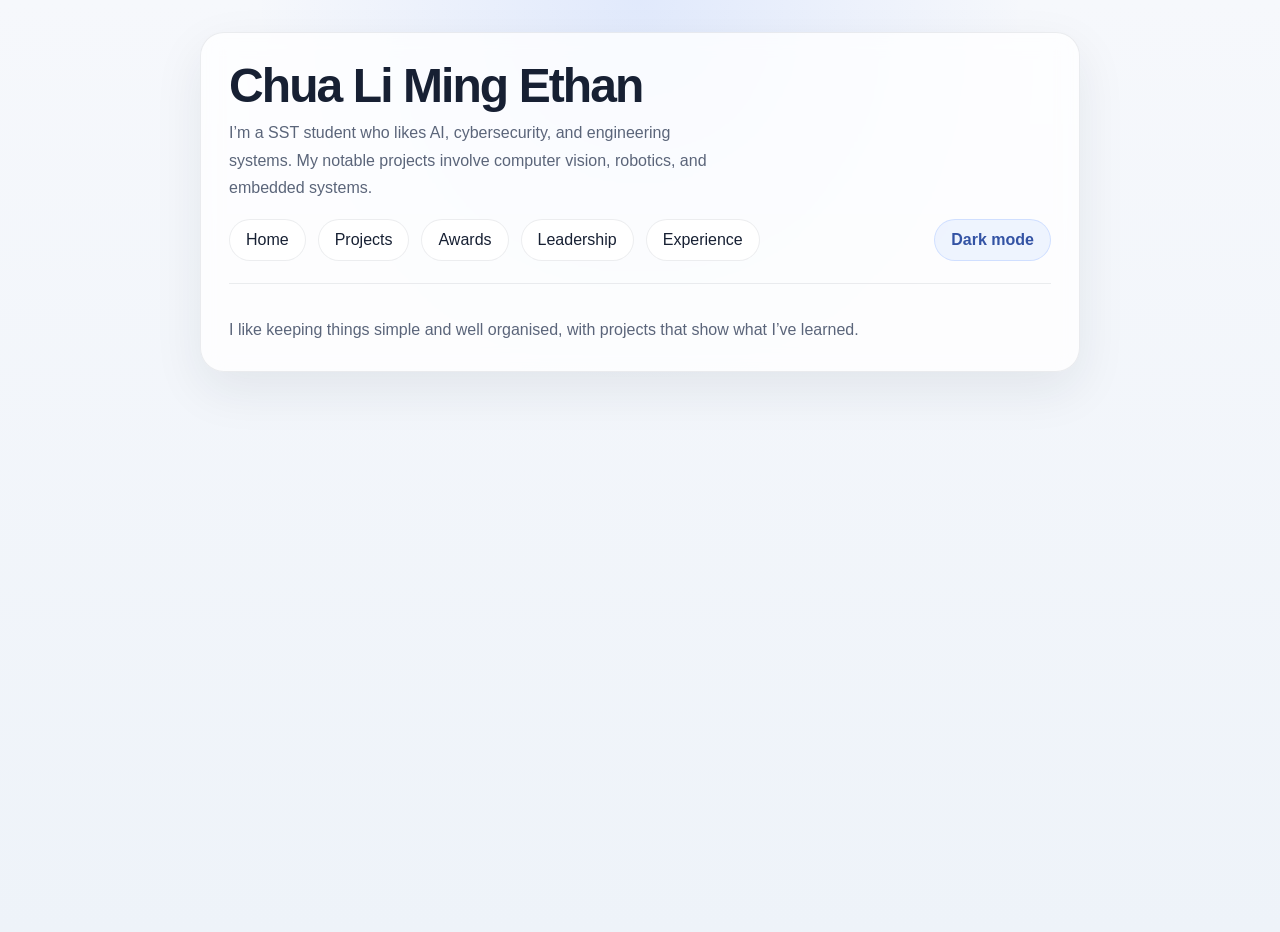
<file: index.html>
<!DOCTYPE html>
<html>
<head>
  <meta charset="utf-8">
  <meta name="viewport" content="width=device-width, initial-scale=1">
  <title>Ethan Portfolio</title>
  <link rel="stylesheet" href="style.css">
</head>

<body>
  <div class="container">

    <header class="site-header">
      <div class="brand">
        <h1>Chua Li Ming Ethan</h1>
        <p>
          I’m a SST student who likes AI, cybersecurity, and engineering systems.
          My notable projects involve computer vision, robotics, and embedded systems.
        </p>
      </div>

      <div class="header-tools">
        <nav class="nav-links" aria-label="Primary">
          <a href="index.html">Home</a>
          <a href="projects.html">Projects</a>
          <a href="achievements.html">Awards</a>
          <a href="leadership.html">Leadership</a>
          <a href="experience.html">Experience</a>
        </nav>

        <button class="theme-toggle" type="button" data-theme-toggle>Dark mode</button>
      </div>
    </header>

    <div class="hero">
      <p>
        I like keeping things simple and well organised, with projects that show what I’ve learned.
      </p>
    </div>

  </div>
  <script src="script.js"></script>
</body>
</html>
</file>
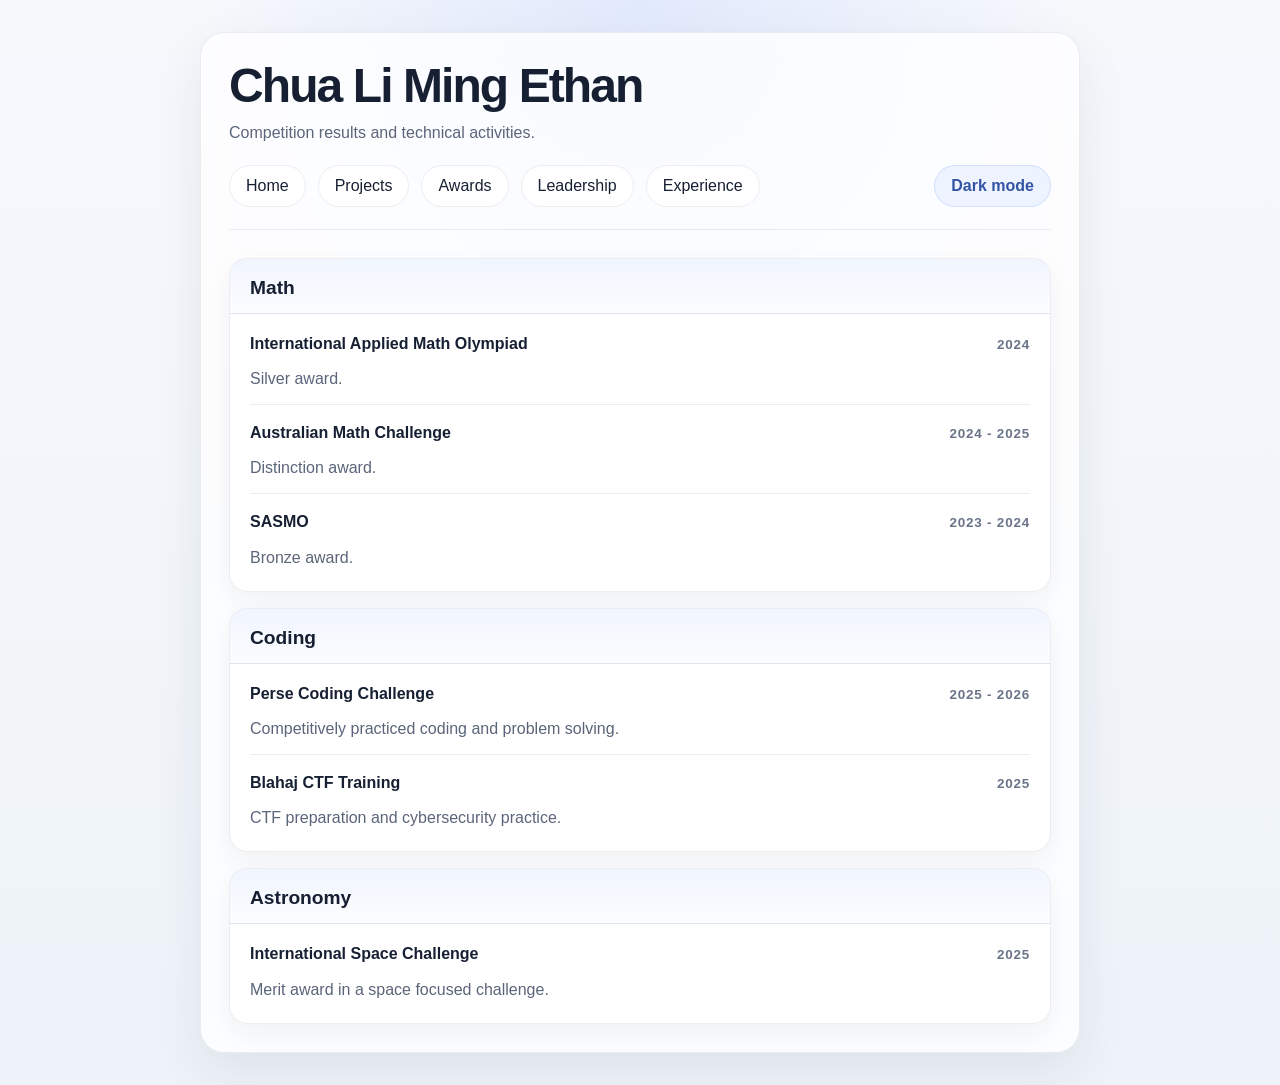
<file: achievements.html>
<!DOCTYPE html>
<html>
<head>
  <meta charset="utf-8">
  <meta name="viewport" content="width=device-width, initial-scale=1">
  <title>Highlights</title>
  <link rel="stylesheet" href="style.css">
</head>

<body>
  <div class="container">

    <header class="site-header">
      <div class="brand">
        <h1>Chua Li Ming Ethan</h1>
        <p>Competition results and technical activities.</p>
      </div>

      <div class="header-tools">
        <nav class="nav-links" aria-label="Primary">
          <a href="index.html">Home</a>
          <a href="projects.html">Projects</a>
          <a href="achievements.html">Awards</a>
          <a href="leadership.html">Leadership</a>
          <a href="experience.html">Experience</a>
        </nav>

        <button class="theme-toggle" type="button" data-theme-toggle>Dark mode</button>
      </div>
    </header>

    <div class="card-grid achievement-groups">
      <section class="card">
        <h3>Math</h3>
        <div class="achievement-list">
          <article class="achievement-item">
            <div class="achievement-head">
              <p class="achievement-title">International Applied Math Olympiad</p>
              <span class="achievement-year">2024</span>
            </div>
            <p class="achievement-desc">Silver award.</p>
          </article>

          <article class="achievement-item">
            <div class="achievement-head">
              <p class="achievement-title">Australian Math Challenge</p>
              <span class="achievement-year">2024 - 2025</span>
            </div>
            <p class="achievement-desc">Distinction award.</p>
          </article>

          <article class="achievement-item">
            <div class="achievement-head">
              <p class="achievement-title">SASMO</p>
              <span class="achievement-year">2023 - 2024</span>
            </div>
            <p class="achievement-desc">Bronze award.</p>
          </article>
        </div>
      </section>

      <section class="card">
        <h3>Coding</h3>
        <div class="achievement-list">
          <article class="achievement-item">
            <div class="achievement-head">
              <p class="achievement-title">Perse Coding Challenge</p>
              <span class="achievement-year">2025 - 2026</span>
            </div>
            <p class="achievement-desc">Competitively practiced coding and problem solving.</p>
          </article>

          <article class="achievement-item">
            <div class="achievement-head">
              <p class="achievement-title">Blahaj CTF Training</p>
              <span class="achievement-year">2025</span>
            </div>
            <p class="achievement-desc">CTF preparation and cybersecurity practice.</p>
          </article>
        </div>
      </section>

      <section class="card">
        <h3>Astronomy</h3>
        <div class="achievement-list">
          <article class="achievement-item">
            <div class="achievement-head">
              <p class="achievement-title">International Space Challenge</p>
              <span class="achievement-year">2025</span>
            </div>
            <p class="achievement-desc">Merit award in a space focused challenge.</p>
          </article>
        </div>
      </section>
    </div>

  </div>
  <script src="script.js"></script>

</body>
</html>
</file>
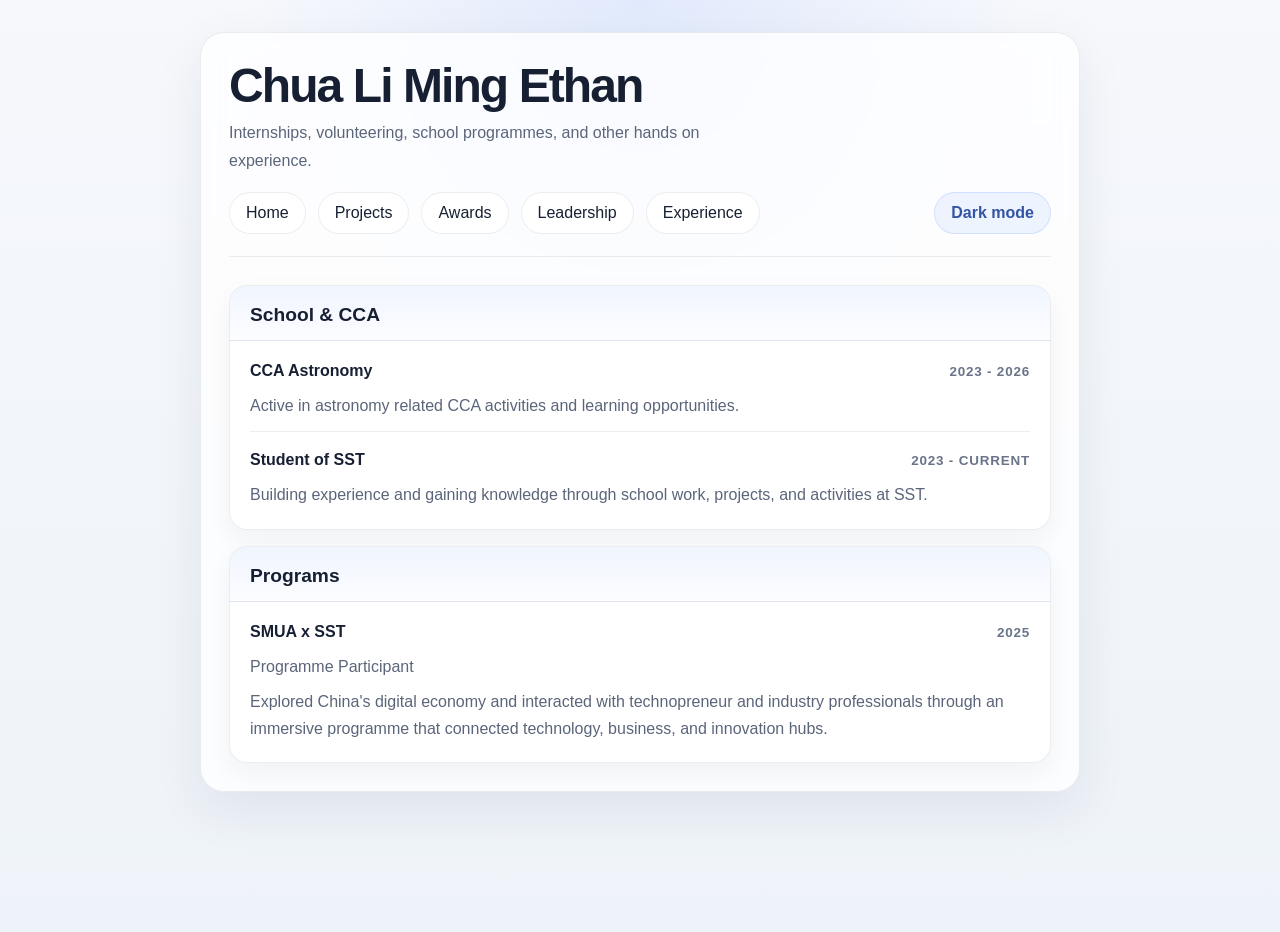
<file: experience.html>
<!DOCTYPE html>
<html>
<head>
  <meta charset="utf-8">
  <meta name="viewport" content="width=device-width, initial-scale=1">
  <title>Experience</title>
  <link rel="stylesheet" href="style.css">
</head>

<body>
  <div class="container">

    <header class="site-header">
      <div class="brand">
        <h1>Chua Li Ming Ethan</h1>
        <p>Internships, volunteering, school programmes, and other hands on experience.</p>
      </div>

      <div class="header-tools">
        <nav class="nav-links" aria-label="Primary">
          <a href="index.html">Home</a>
          <a href="projects.html">Projects</a>
          <a href="achievements.html">Awards</a>
          <a href="leadership.html">Leadership</a>
          <a href="experience.html">Experience</a>
        </nav>

        <button class="theme-toggle" type="button" data-theme-toggle>Dark mode</button>
      </div>
    </header>

    <div class="card-grid achievement-groups">
      <section class="card">
        <h3>School & CCA</h3>
        <div class="achievement-list">
          <article class="achievement-item">
            <div class="achievement-head">
              <p class="achievement-title">CCA Astronomy</p>
              <span class="achievement-year">2023 - 2026</span>
            </div>
            <p class="achievement-desc">Active in astronomy related CCA activities and learning opportunities.</p>
          </article>

          <article class="achievement-item">
            <div class="achievement-head">
              <p class="achievement-title">Student of SST</p>
              <span class="achievement-year">2023 - Current</span>
            </div>
            <p class="achievement-desc">Building experience and gaining knowledge through school work, projects, and activities at SST.</p>
          </article>
        </div>
      </section>

      <section class="card">
        <h3>Programs</h3>
        <div class="achievement-list">
          <article class="achievement-item">
            <div class="achievement-head">
              <p class="achievement-title">SMUA x SST</p>
              <span class="achievement-year">2025</span>
            </div>
            <p class="achievement-desc">Programme Participant</p>
            <p class="achievement-desc">Explored China&#39;s digital economy and interacted with technopreneur and industry professionals through an immersive programme that connected technology, business, and innovation hubs.</p>
          </article>
        </div>
      </section>
    </div>

  </div>
  <script src="script.js"></script>
</body>
</html>
</file>
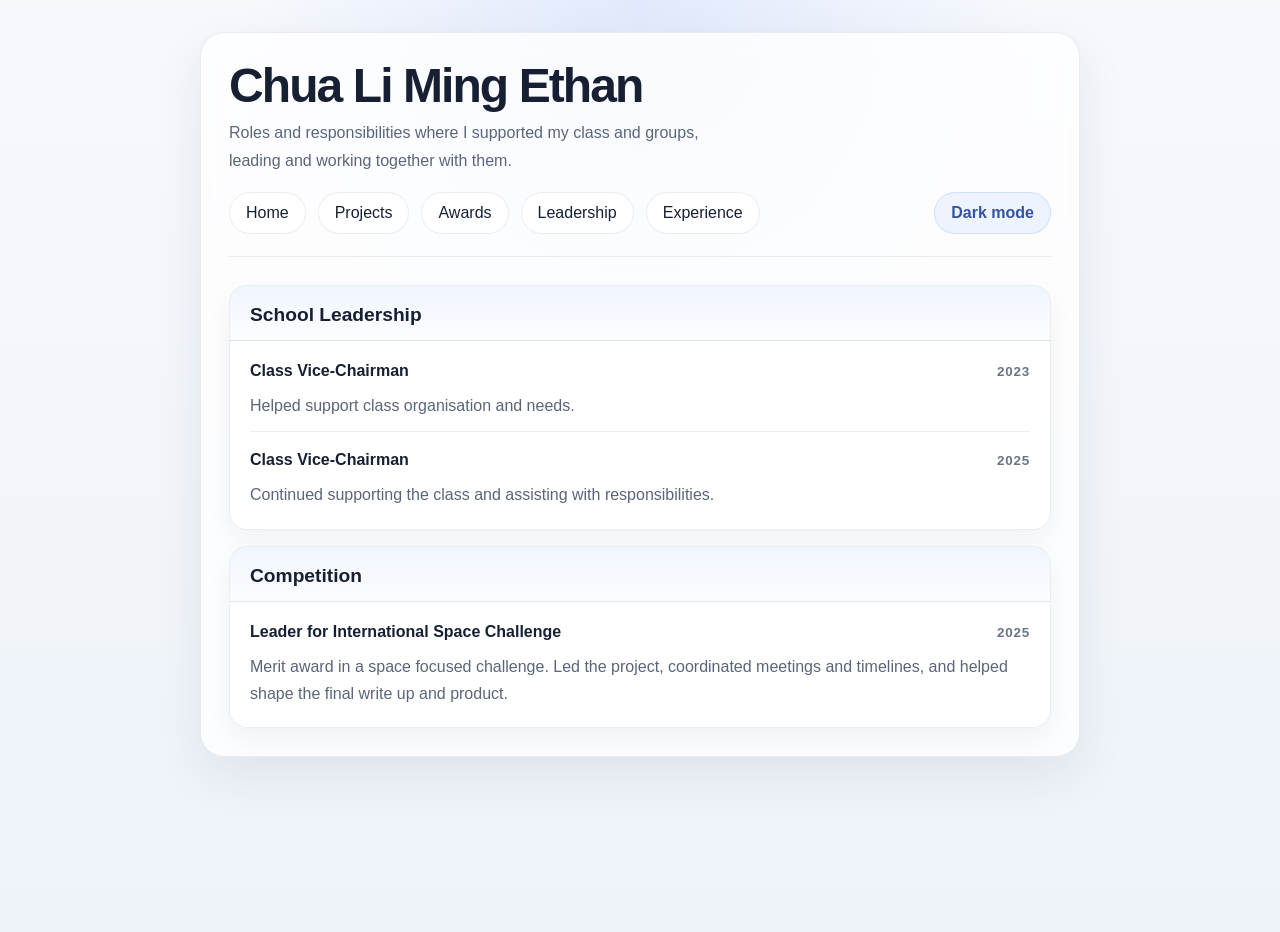
<file: leadership.html>
<!DOCTYPE html>
<html>
<head>
  <meta charset="utf-8">
  <meta name="viewport" content="width=device-width, initial-scale=1">
  <title>Leadership</title>
  <link rel="stylesheet" href="style.css">
</head>

<body>
  <div class="container">

    <header class="site-header">
      <div class="brand">
        <h1>Chua Li Ming Ethan</h1>
        <p>Roles and responsibilities where I supported my class and groups, leading and working together with them.</p>
      </div>

      <div class="header-tools">
        <nav class="nav-links" aria-label="Primary">
          <a href="index.html">Home</a>
          <a href="projects.html">Projects</a>
          <a href="achievements.html">Awards</a>
          <a href="leadership.html">Leadership</a>
          <a href="experience.html">Experience</a>
        </nav>

        <button class="theme-toggle" type="button" data-theme-toggle>Dark mode</button>
      </div>
    </header>

    <div class="card-grid achievement-groups">
      <section class="card">
        <h3>School Leadership</h3>
        <div class="achievement-list">
          <article class="achievement-item">
            <div class="achievement-head">
              <p class="achievement-title">Class Vice-Chairman</p>
              <span class="achievement-year">2023</span>
            </div>
            <p class="achievement-desc">Helped support class organisation and needs.</p>
          </article>

          <article class="achievement-item">
            <div class="achievement-head">
              <p class="achievement-title">Class Vice-Chairman</p>
              <span class="achievement-year">2025</span>
            </div>
            <p class="achievement-desc">Continued supporting the class and assisting with responsibilities.</p>
          </article>
        </div>
      </section>

      <section class="card">
        <h3>Competition</h3>
        <div class="achievement-list">
          <article class="achievement-item">
            <div class="achievement-head">
              <p class="achievement-title">Leader for International Space Challenge</p>
              <span class="achievement-year">2025</span>
            </div>
            <p class="achievement-desc">Merit award in a space focused challenge. Led the project, coordinated meetings and timelines, and helped shape the final write up and product.</p>
          </article>
        </div>
      </section>
    </div>

  </div>
  <script src="script.js"></script>
</body>
</html>
</file>
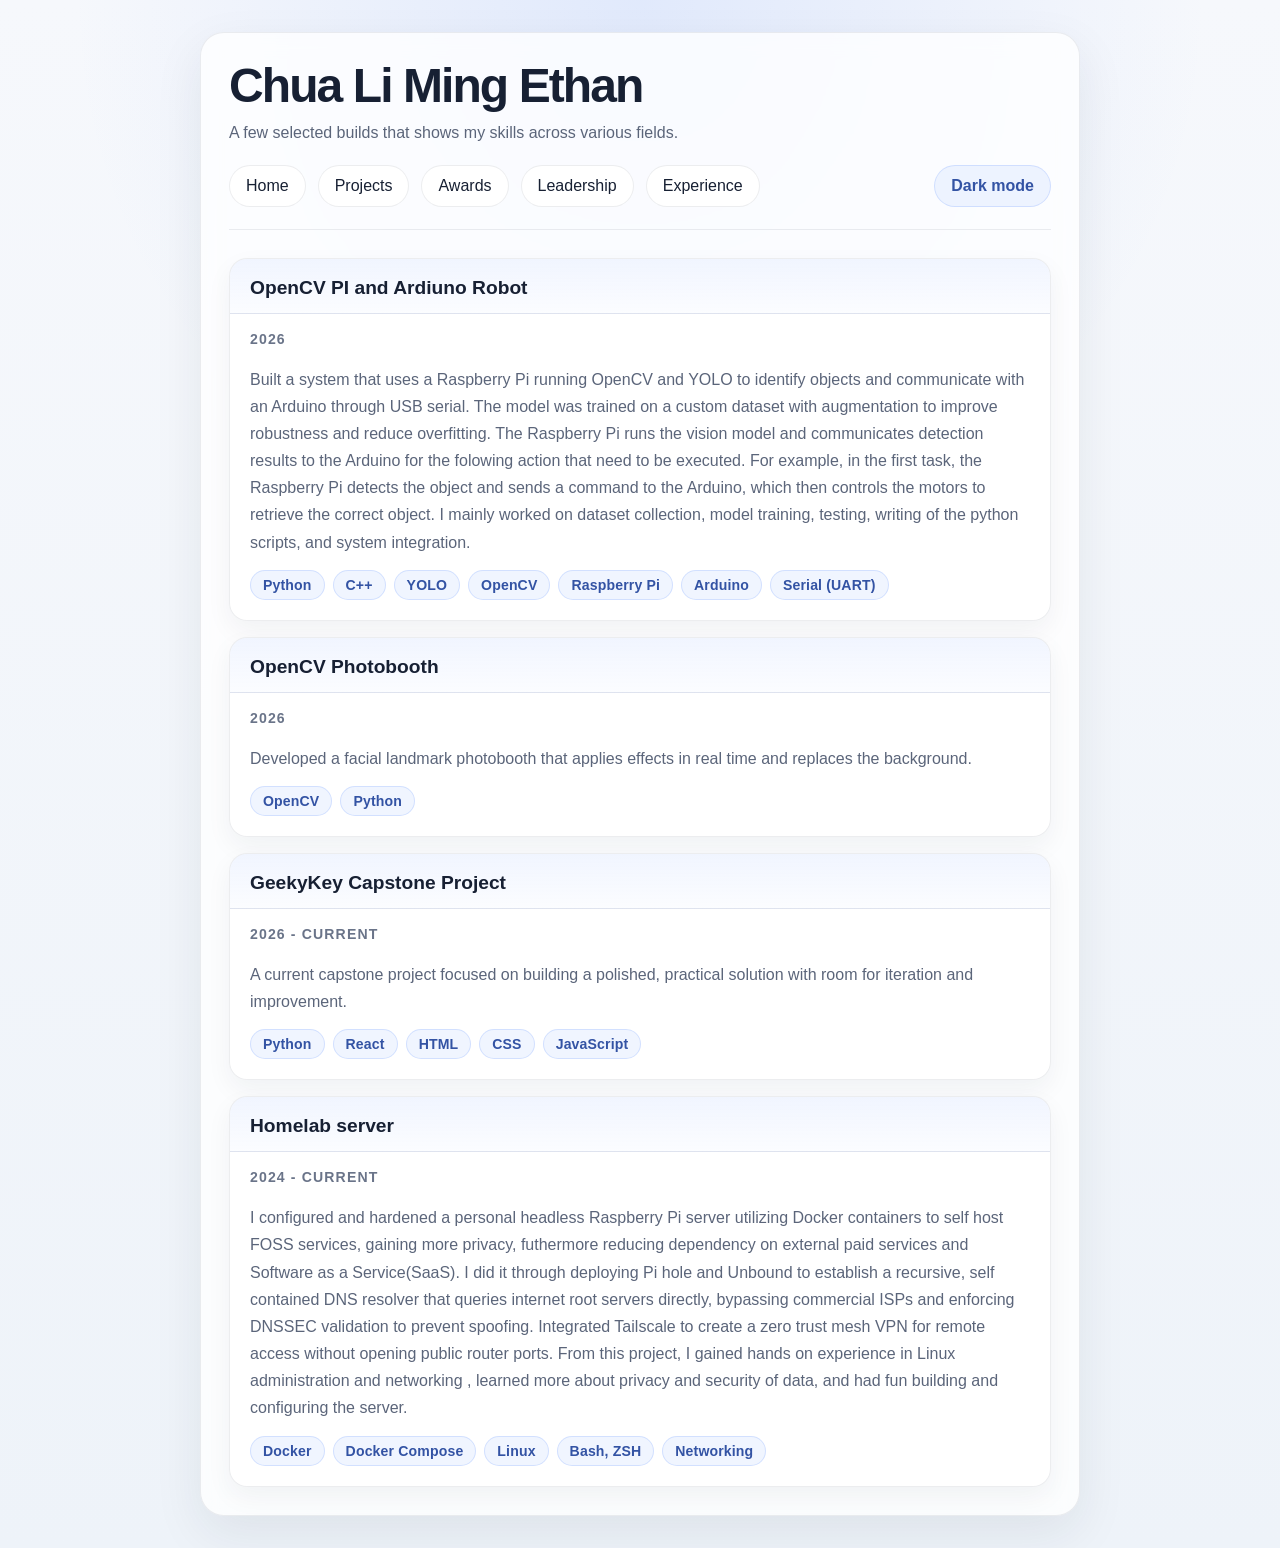
<file: projects.html>
<!DOCTYPE html>
<html>
<head>
  <meta charset="utf-8">
  <meta name="viewport" content="width=device-width, initial-scale=1">
  <title>Projects</title>
  <link rel="stylesheet" href="style.css">
</head>

<body>
  <div class="container">

    <header class="site-header">
      <div class="brand">
        <h1>Chua Li Ming Ethan</h1>
        <p>A few selected builds that shows my skills across various fields.</p>
      </div>

      <div class="header-tools">
        <nav class="nav-links" aria-label="Primary">
          <a href="index.html">Home</a>
          <a href="projects.html">Projects</a>
          <a href="achievements.html">Awards</a>
          <a href="leadership.html">Leadership</a>
          <a href="experience.html">Experience</a>
        </nav>

        <button class="theme-toggle" type="button" data-theme-toggle>Dark mode</button>
      </div>
    </header>

    <div class="card-grid">
      <article class="card">
        <h3>OpenCV PI and Ardiuno Robot</h3>
        <p class="card-meta">2026</p>
        <p>
          Built a system that uses a Raspberry Pi running OpenCV and YOLO to identify objects and communicate with an Arduino through USB serial.
          The model was trained on a custom dataset with augmentation to improve robustness and reduce overfitting. 
          The Raspberry Pi runs the vision model and communicates detection results to the Arduino for the folowing action that need to be executed.
          For example, in the first task, the Raspberry Pi detects the object and sends a command to the Arduino, which then controls the motors to retrieve the correct object. 
          I mainly worked on dataset collection, model training, testing, writing of the python scripts, and system integration.
        </p>
        <div class="tag-list" aria-label="Skills used">
          <span class="tag">Python</span>
          <span class="tag">C++</span>
          <span class="tag">YOLO</span>
          <span class="tag">OpenCV</span>
          <span class="tag">Raspberry Pi</span>
          <span class="tag">Arduino</span>
          <span class="tag">Serial (UART)</span>
          
        </div>
      </article>

      <article class="card">
        <h3>OpenCV Photobooth</h3>
        <p class="card-meta">2026</p>
        <p>
          Developed a facial landmark photobooth that applies effects in real time and replaces the background.
        </p>
        <div class="tag-list" aria-label="Skills used">
          <span class="tag">OpenCV</span>
          <span class="tag">Python</span>
        </div>
      </article>

      <article class="card">
        <h3>GeekyKey Capstone Project</h3>
        <p class="card-meta">2026 - Current</p>
        <p>
          A current capstone project focused on building a polished, practical solution with room for iteration and improvement.
        </p>
        <div class="tag-list" aria-label="Skills used">
          <span class="tag">Python</span>
          <span class="tag">React</span>
          <span class="tag">HTML</span>
          <span class="tag">CSS</span>
          <span class="tag">JavaScript</span>
        </div>

      </article>

      <article class="card">
        <h3>Homelab server</h3>
        <p class="card-meta">2024 - Current</p>
        <p>
          I configured and hardened a personal headless Raspberry Pi server utilizing Docker containers to self host FOSS services, gaining more privacy, futhermore reducing dependency on external paid services and Software as a Service(SaaS).
          I did it through deploying Pi hole and Unbound to establish a recursive, self contained DNS resolver that queries internet root servers directly, bypassing commercial ISPs and enforcing DNSSEC validation to prevent spoofing.
          Integrated Tailscale to create a zero trust mesh VPN for remote access without opening public router ports. 
          From this project, I gained hands on experience in Linux administration and networking , learned more about privacy and security of data, and had fun building and configuring the server.
        </p>
        <div class="tag-list" aria-label="Skills used">
          <span class="tag">Docker</span>
          <span class="tag">Docker Compose</span>
          <span class="tag">Linux</span>
          <span class="tag">Bash, ZSH</span>
          <span class="tag">Networking</span>
        </div>

      </article>
      
    </div>

  </div>
  <script src="script.js"></script>
</body>
</html>
</file>
<file: style.css>
:root {
  color-scheme: light;
  --page-bg:
    radial-gradient(circle at top, rgba(72, 128, 255, 0.12), transparent 34%),
    linear-gradient(180deg, #f6f8fc 0%, #eef3f9 100%);
  --surface: rgba(255, 255, 255, 0.78);
  --surface-strong: rgba(255, 255, 255, 0.88);
  --text: #172033;
  --muted: #5b657a;
  --muted-strong: #6a7489;
  --border: rgba(23, 32, 51, 0.08);
  --shadow: rgba(23, 32, 51, 0.08);
  --accent: #3353a4;
  --accent-soft: rgba(72, 128, 255, 0.08);
  --accent-border: rgba(72, 128, 255, 0.18);
  --accent-glow: rgba(72, 128, 255, 0.14);
}

body[data-theme="dark"] {
  color-scheme: dark;
  --page-bg:
    radial-gradient(circle at top, rgba(104, 142, 255, 0.14), transparent 34%),
    linear-gradient(180deg, #0f1421 0%, #151c2d 100%);
  --surface: rgba(18, 24, 37, 0.78);
  --surface-strong: rgba(18, 24, 37, 0.9);
  --text: #eef2ff;
  --muted: #b1b9d0;
  --muted-strong: #9fa8c0;
  --border: rgba(255, 255, 255, 0.1);
  --shadow: rgba(0, 0, 0, 0.28);
  --accent: #9fb4ff;
  --accent-soft: rgba(104, 142, 255, 0.14);
  --accent-border: rgba(159, 180, 255, 0.22);
  --accent-glow: rgba(104, 142, 255, 0.18);
}

* {
  box-sizing: border-box;
}

body {
  margin: 0;
  min-height: 100vh;
  font-family: "Helvetica Neue", Arial, sans-serif;
  color: var(--text);
  background: var(--page-bg);
  transition: background 220ms ease, color 220ms ease;
}

a {
  color: inherit;
  text-decoration: none;
}

.container {
  width: min(880px, calc(100% - 32px));
  margin: 32px auto;
  padding: 28px;
  background: var(--surface);
  border: 1px solid var(--border);
  border-radius: 24px;
  box-shadow: 0 18px 50px var(--shadow);
  backdrop-filter: blur(10px);
}

.site-header {
  display: grid;
  gap: 18px;
  padding-bottom: 22px;
  border-bottom: 1px solid var(--border);
  margin-bottom: 28px;
}

.brand h1,
h1 {
  margin: 0;
  font-size: clamp(2rem, 4vw, 3rem);
  letter-spacing: -0.04em;
  line-height: 1.05;
}

.brand p {
  margin: 8px 0 0;
  max-width: 54ch;
  color: var(--muted);
  line-height: 1.7;
}

.header-tools {
  display: flex;
  align-items: center;
  justify-content: space-between;
  gap: 14px;
  flex-wrap: wrap;
}

.nav-links,
.links {
  display: flex;
  flex-wrap: wrap;
  gap: 12px;
}

.nav-links a,
.links a {
  display: inline-flex;
  align-items: center;
  justify-content: center;
  min-height: 42px;
  padding: 0 16px;
  border-radius: 999px;
  border: 1px solid var(--border);
  background: var(--surface-strong);
  color: var(--text);
  transition: transform 180ms ease, box-shadow 180ms ease, border-color 180ms ease, background-color 180ms ease, color 180ms ease;
}

.nav-links a:hover,
.links a:hover {
  transform: translateY(-2px);
  border-color: var(--accent-border);
  box-shadow: 0 10px 24px var(--accent-glow);
  background: var(--surface-strong);
}

.theme-toggle {
  display: inline-flex;
  align-items: center;
  justify-content: center;
  min-height: 42px;
  padding: 0 16px;
  border-radius: 999px;
  border: 1px solid var(--accent-border);
  background: var(--accent-soft);
  color: var(--accent);
  font: inherit;
  font-weight: 700;
  cursor: pointer;
  transition: transform 180ms ease, box-shadow 180ms ease, border-color 180ms ease, background-color 180ms ease, color 180ms ease;
}

.theme-toggle:hover {
  transform: translateY(-2px);
  box-shadow: 0 10px 24px var(--accent-glow);
}

.hero,
.content-block {
  padding: 4px 0 0;
}

.hero p,
p {
  margin: 0;
  font-size: 1rem;
  line-height: 1.7;
  color: var(--muted);
}

.links {
  margin-top: 28px;
}

.section-title {
  margin: 28px 0 14px;
  font-size: 1.05rem;
  letter-spacing: 0.02em;
  text-transform: uppercase;
  color: var(--muted);
}

.card-grid {
  display: grid;
  gap: 16px;
}

.card {
  padding: 20px;
  border-radius: 18px;
  background: var(--surface-strong);
  border: 1px solid var(--border);
  box-shadow: 0 10px 26px rgba(23, 32, 51, 0.05);
  overflow: hidden;
}

.card h3 {
  margin: -20px -20px 16px;
  padding: 18px 20px 14px;
  font-size: 1.2rem;
  color: var(--text);
  background: linear-gradient(180deg, var(--accent-soft), rgba(72, 128, 255, 0.02));
  border-bottom: 1px solid var(--border);
}

.card-meta {
  margin-top: -2px;
  margin-bottom: 14px;
  font-size: 0.88rem;
  font-weight: 700;
  letter-spacing: 0.08em;
  text-transform: uppercase;
  color: var(--muted-strong);
}

.tag-list {
  display: flex;
  flex-wrap: wrap;
  gap: 8px;
  margin-top: 14px;
}

.tag {
  display: inline-flex;
  align-items: center;
  min-height: 30px;
  padding: 0 12px;
  border-radius: 999px;
  border: 1px solid var(--accent-border);
  background: var(--accent-soft);
  color: var(--accent);
  font-size: 0.88rem;
  font-weight: 600;
  letter-spacing: 0.01em;
}

.meta-list {
  display: grid;
  gap: 10px;
}

.achievement-groups {
  display: grid;
  gap: 16px;
}

.achievement-list {
  display: grid;
  gap: 12px;
}

.achievement-item {
  padding: 14px 0 0;
  border-top: 1px solid var(--border);
}

.achievement-item:first-child {
  padding-top: 0;
  border-top: 0;
}

.achievement-head {
  display: flex;
  justify-content: space-between;
  align-items: baseline;
  gap: 12px;
}

.achievement-title {
  margin: 0;
  font-weight: 700;
  color: var(--text);
}

.achievement-year {
  flex: none;
  font-size: 0.84rem;
  font-weight: 700;
  letter-spacing: 0.06em;
  text-transform: uppercase;
  color: var(--muted-strong);
}

.achievement-desc {
  margin-top: 8px;
  color: var(--muted);
}

@media (max-width: 720px) {
  .container {
    margin: 16px auto;
    padding: 20px;
    border-radius: 20px;
  }

  .site-header {
    gap: 14px;
  }

  .nav-links,
  .links,
  .header-tools {
    width: 100%;
  }

  .nav-links a,
  .links a,
  .theme-toggle {
    flex: 1 1 auto;
  }

  .header-tools {
    flex-direction: column;
    align-items: stretch;
  }

  .theme-toggle {
    width: 100%;
  }
}
</file>
